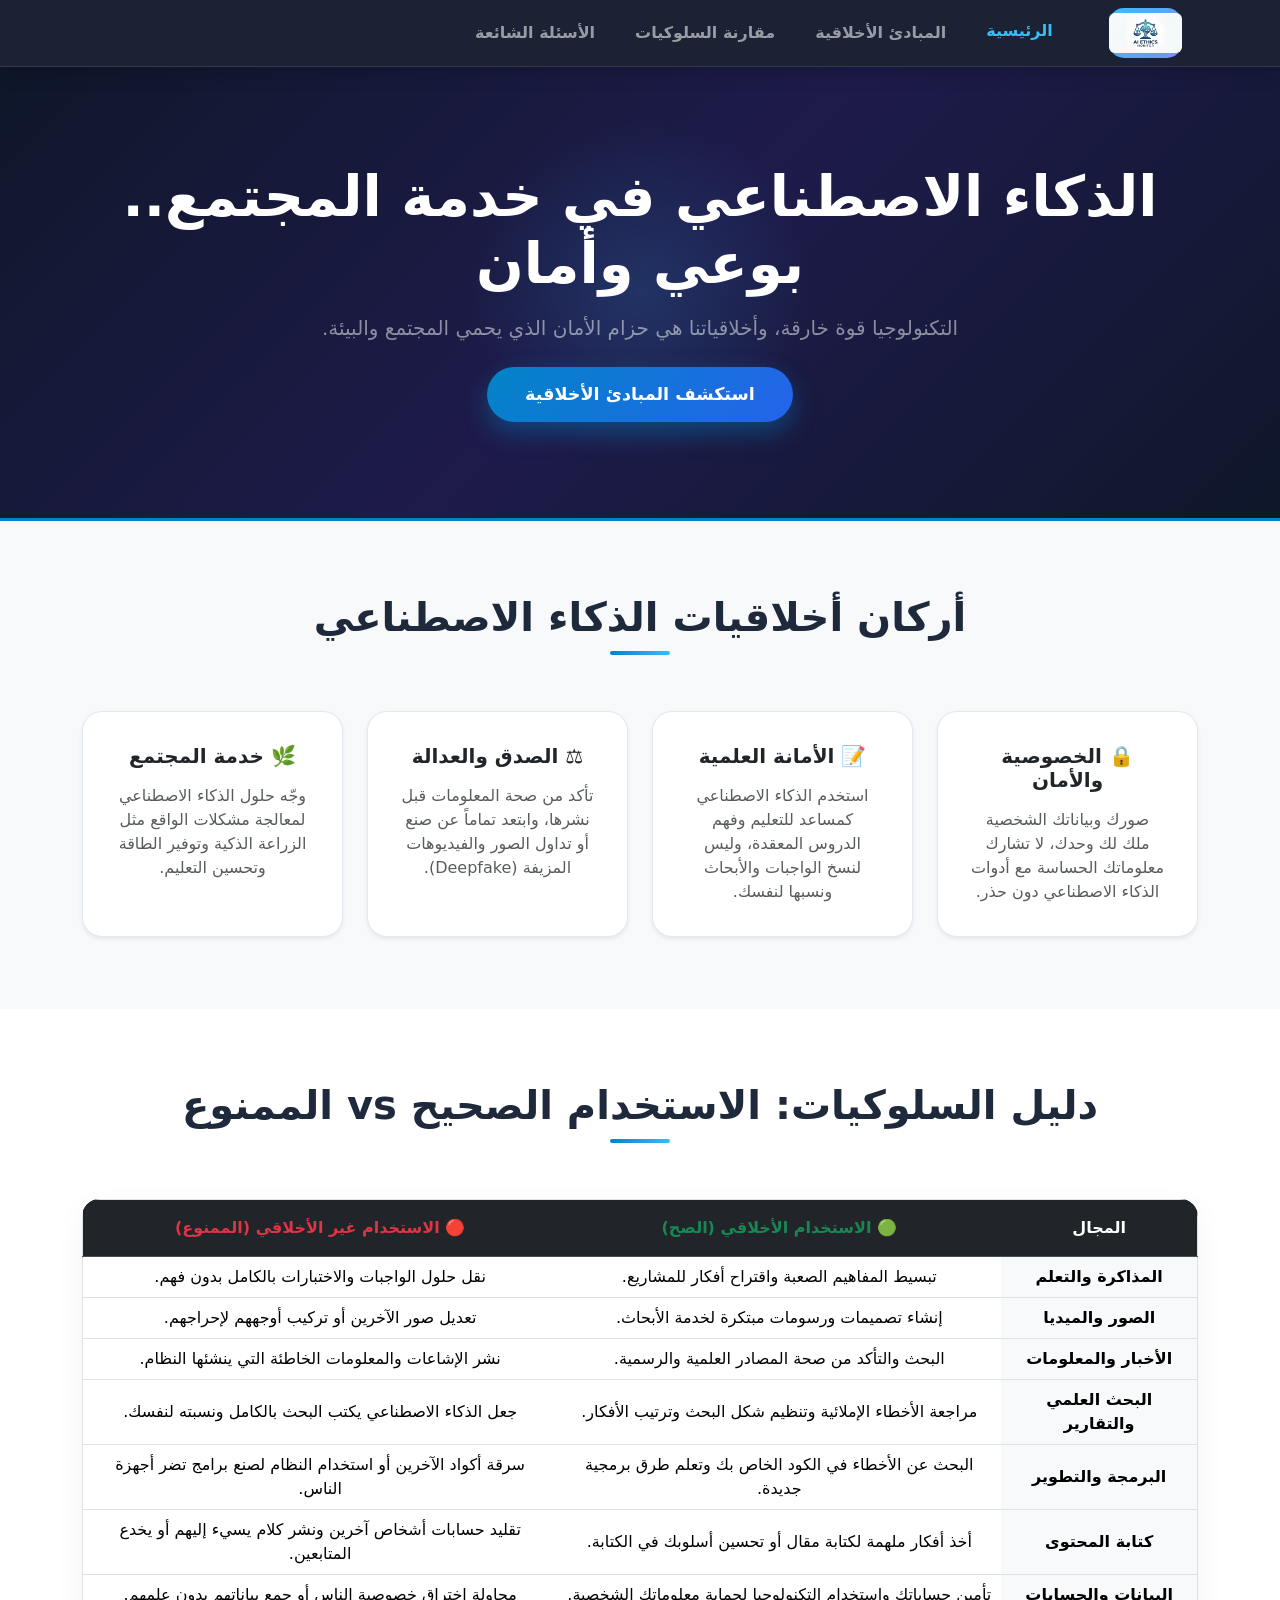
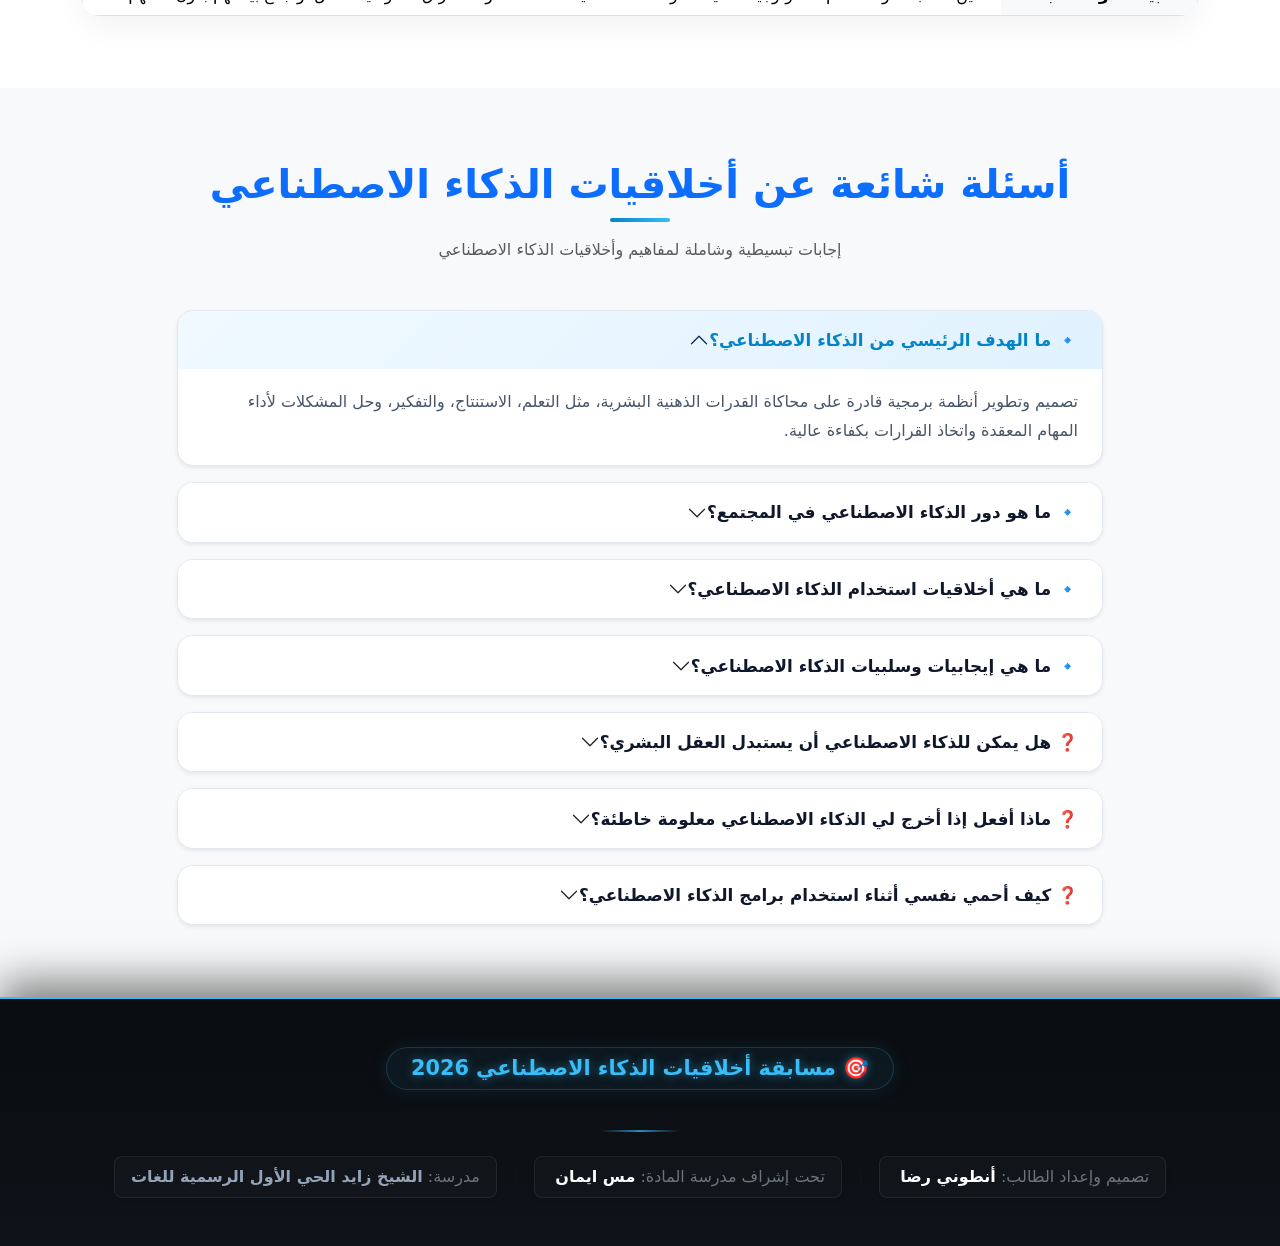
<file: index.html>
<!DOCTYPE html>
<html lang="ar" dir="rtl">
<head>
    <meta charset="UTF-8">
    <meta name="viewport" content="width=device-width, initial-scale=1.0">
    <title>مسابقة أخلاقيات الذكاء الاصطناعي - ذكاء بأخلاق</title>
    <link rel="stylesheet" href="css/bootstrap.min.css">
    <link rel="stylesheet" href="style.css">
    <link rel="stylesheet" href="https://cdnjs.cloudflare.com/ajax/libs/font-awesome/6.5.1/css/all.min.css">

    <link rel="icon" type="image/jpeg" href="img/1dabd346-ee70-464e-b8fa-806f057bb779.jpeg">

    <!-- Open Graph Meta Tags لمشاركة اللينك -->
    <meta property="og:type" content="website">
    <meta property="og:title" content="مسابقة أخلاقيات الذكاء الاصطناعي - ذكاء بأخلاق">
    <meta property="og:description" content="دليل المبادئ الأخلاقية للذكاء الاصطناعي - القواعد والأسس لضمان استخدام التكنولوجيا بشكل آمن ومسؤول.">
    <!-- استبدل YOUR-DOMAIN.netlify.app برابط موقعك الحقيقي بعد الرفع -->
    <meta property="og:image" content="https://YOUR-DOMAIN.netlify.app/img/1dabd346-ee70-464e-b8fa-806f057bb779.jpeg">
</head>
<body>

    <!-- 1. (Navbar) -->
<nav class="navbar navbar-expand-lg navbar-dark bg-dark sticky-top shadow">
    <div class="container">
        <!-- اللوجو مع اسم الموقع -->
        <a class="navbar-brand fw-bold d-flex align-items-center gap-2" href="#home">
            <img src="img/1dabd346-ee70-464e-b8fa-806f057bb779.jpeg" alt="شعار ذكاء بأخلاق" height="40" class="d-inline-block align-text-top rounded">
        </a>

        <button class="navbar-toggler border-0" type="button" data-bs-toggle="collapse" data-bs-target="#navbarNav">
            <span class="navbar-toggler-icon"></span>
        </button>

        <div class="collapse navbar-collapse" id="navbarNav">
            <ul class="navbar-nav ms-auto gap-2">
                <li class="nav-item"><a class="nav-link active px-3 rounded-pill" href="#home">الرئيسية</a></li>
                <li class="nav-item"><a class="nav-link px-3 rounded-pill" href="#principles">المبادئ الأخلاقية</a></li>
                <li class="nav-item"><a class="nav-link px-3 rounded-pill" href="#comparison">مقارنة السلوكيات</a></li>
                <li class="nav-item"><a class="nav-link px-3 rounded-pill" href="#faq">الأسئلة الشائعة</a></li>
            </ul>
        </div>
    </div>
</nav>

    <!-- 2. (Hero Section) -->
    <header id="home" class="bg-dark text-white text-center py-5">
        <div class="container py-5 position-relative" style="z-index: 2;">
            <h1 class="display-4 fw-bold mb-3 text-white">الذكاء الاصطناعي في خدمة المجتمع.. بوعي وأمان</h1>
            <p class="lead mb-4 text-white-50 mx-auto" style="max-width: 750px;">التكنولوجيا قوة خارقة، وأخلاقياتنا هي حزام الأمان الذي يحمي المجتمع والبيئة.</p>
            <a href="principles.html" class="shadow__btn">
                استكشف المبادئ الأخلاقية
            </a>
        </div>
    </header>

    <!-- 3. (Cards Section) -->
    <section id="principles" class="py-5 bg-light">
        <div class="container py-4">
            <div class="text-center mb-5">
                <h2 class="fw-bold display-6">أركان أخلاقيات الذكاء الاصطناعي</h2>
            </div>
            <div class="row g-4">
                <div class="col-md-3 col-sm-6">
                    <div class="card h-100 text-center shadow-sm border-0 p-3">
                        <div class="card-body">
                            <h5 class="card-title fw-bold mb-3">🔒 الخصوصية والأمان</h5>
                            <p class="card-text text-muted">صورك وبياناتك الشخصية ملك لك وحدك، لا تشارك معلوماتك الحساسة مع أدوات الذكاء الاصطناعي دون حذر.</p>
                        </div>
                    </div>
                </div>
                <div class="col-md-3 col-sm-6">
                    <div class="card h-100 text-center shadow-sm border-0 p-3">
                        <div class="card-body">
                            <h5 class="card-title fw-bold mb-3">📝 الأمانة العلمية</h5>
                            <p class="card-text text-muted">استخدم الذكاء الاصطناعي كمساعد للتعليم وفهم الدروس المعقدة، وليس لنسخ الواجبات والأبحاث ونسبها لنفسك.</p>
                        </div>
                    </div>
                </div>
                <div class="col-md-3 col-sm-6">
                    <div class="card h-100 text-center shadow-sm border-0 p-3">
                        <div class="card-body">
                            <h5 class="card-title fw-bold mb-3">⚖️ الصدق والعدالة</h5>
                            <p class="card-text text-muted">تأكد من صحة المعلومات قبل نشرها، وابتعد تماماً عن صنع أو تداول الصور والفيديوهات المزيفة (Deepfake).</p>
                        </div>
                    </div>
                </div>
                <div class="col-md-3 col-sm-6">
                    <div class="card h-100 text-center shadow-sm border-0 p-3">
                        <div class="card-body">
                            <h5 class="card-title fw-bold mb-3">🌿 خدمة المجتمع</h5>
                            <p class="card-text text-muted">وجّه حلول الذكاء الاصطناعي لمعالجة مشكلات الواقع مثل الزراعة الذكية وتوفير الطاقة وتحسين التعليم.</p>
                        </div>
                    </div>
                </div>
            </div>
        </div>
    </section>

    <!-- 4. (Dos & Don'ts Table) -->
    <section id="comparison" class="py-5 bg-white">
        <div class="container py-4">
            <div class="text-center mb-5">
                <h2 class="fw-bold display-6">دليل السلوكيات: الاستخدام الصحيح vs الممنوع</h2>
            </div>
            <div class="table-responsive">
                <table class="table table-hover align-middle border text-center mb-0">
                    <thead class="table-dark">
                        <tr>
                            <th class="py-3">المجال</th>
                            <th class="py-3 text-success">🟢 الاستخدام الأخلاقي (الصح)</th>
                            <th class="py-3 text-danger">🔴 الاستخدام غير الأخلاقي (الممنوع)</th>
                        </tr>
                    </thead>
                    <tbody class="fs-6">
                        <tr>
                            <td class="fw-bold bg-light">المذاكرة والتعلم</td>
                            <td>تبسيط المفاهيم الصعبة واقتراح أفكار للمشاريع.</td>
                            <td>نقل حلول الواجبات والاختبارات بالكامل بدون فهم.</td>
                        </tr>
                        <tr>
                            <td class="fw-bold bg-light">الصور والميديا</td>
                            <td>إنشاء تصميمات ورسومات مبتكرة لخدمة الأبحاث.</td>
                            <td>تعديل صور الآخرين أو تركيب أوجههم لإحراجهم.</td>
                        </tr>
                        <tr>
                            <td class="fw-bold bg-light">الأخبار والمعلومات</td>
                            <td>البحث والتأكد من صحة المصادر العلمية والرسمية.</td>
                            <td>نشر الإشاعات والمعلومات الخاطئة التي ينشئها النظام.</td>
                        </tr>
                        <tr>
                            <td class="fw-bold bg-light">البحث العلمي والتقارير</td>
                            <td>مراجعة الأخطاء الإملائية وتنظيم شكل البحث وترتيب الأفكار.</td>
                            <td>جعل الذكاء الاصطناعي يكتب البحث بالكامل ونسبته لنفسك.</td>
                        </tr>
                        <tr>
                            <td class="fw-bold bg-light">البرمجة والتطوير</td>
                            <td>البحث عن الأخطاء في الكود الخاص بك وتعلم طرق برمجية جديدة.</td>
                            <td>سرقة أكواد الآخرين أو استخدام النظام لصنع برامج تضر أجهزة الناس.</td>
                        </tr>
                        <tr>
                            <td class="fw-bold bg-light">كتابة المحتوى</td>
                            <td>أخذ أفكار ملهمة لكتابة مقال أو تحسين أسلوبك في الكتابة.</td>
                            <td>تقليد حسابات أشخاص آخرين ونشر كلام يسيء إليهم أو يخدع المتابعين.</td>
                        </tr>
                        <tr>
                            <td class="fw-bold bg-light">البيانات والحسابات</td>
                            <td>تأمين حساباتك واستخدام التكنولوجيا لحماية معلوماتك الشخصية.</td>
                            <td>محاولة اختراق خصوصية الناس أو جمع بياناتهم بدون علمهم.</td>
                        </tr>
                    </tbody>
                </table>
            </div>
        </div>
    </section>

    <!-- 5. (Accordion Section) -->
    <section id="faq" class="faq-section py-5 bg-light">
        <div class="container py-4">
            <div class="text-center mb-5">
                <h2 class="fw-bold text-primary display-6">أسئلة شائعة عن أخلاقيات الذكاء الاصطناعي</h2>
                <p class="text-muted mt-2">إجابات تبسيطية وشاملة لمفاهيم وأخلاقيات الذكاء الاصطناعي</p>
            </div>

            <div class="row justify-content-center">
                <div class="col-lg-10">
                    <div class="accordion faq-accordion d-flex flex-column gap-3" id="faqAccordion">
                        
                        <!-- السؤال الأول -->
                        <div class="accordion-item shadow-sm">
                            <h3 class="accordion-header" id="headingOne">
                                <button class="accordion-button fw-bold" type="button" data-bs-toggle="collapse" data-bs-target="#collapseOne" aria-expanded="true" aria-controls="collapseOne">
                                    🔹 ما الهدف الرئيسي من الذكاء الاصطناعي؟
                                </button>
                            </h3>
                            <div id="collapseOne" class="accordion-collapse collapse show" data-bs-parent="#faqAccordion">
                                <div class="accordion-body">
                                    تصميم وتطوير أنظمة برمجية قادرة على محاكاة القدرات الذهنية البشرية، مثل التعلم، الاستنتاج، والتفكير، وحل المشكلات لأداء المهام المعقدة واتخاذ القرارات بكفاءة عالية.
                                </div>
                            </div>
                        </div>

                        <!-- السؤال الثاني -->
                        <div class="accordion-item shadow-sm">
                            <h3 class="accordion-header" id="headingTwo">
                                <button class="accordion-button collapsed fw-bold" type="button" data-bs-toggle="collapse" data-bs-target="#collapseTwo">
                                    🔹 ما هو دور الذكاء الاصطناعي في المجتمع؟
                                </button>
                            </h3>
                            <div id="collapseTwo" class="accordion-collapse collapse" data-bs-parent="#faqAccordion">
                                <div class="accordion-body">
                                    يساهم الذكاء الاصطناعي في تطوير وتحسين مجالات عديدة في حياتنا، مثل:
                                    <ul class="mt-2 mb-0">
                                        <li><strong>التعليم:</strong> تقديم وسائل تعليمية تفاعلية وتجربة تعلم مخصصة لكل طالب.</li>
                                        <li><strong>الطب والرعاية الصحية:</strong> المساعدة في التشخيص المبكر للأمراض وتحليل الصور الطبية.</li>
                                        <li><strong>الخدمات والصناعة:</strong> أتمتة الأعمال التكرارية وتحسين سرعة ودقة الإنتاج.</li>
                                    </ul>
                                </div>
                            </div>
                        </div>

                        <!-- السؤال الثالث -->
                        <div class="accordion-item shadow-sm">
                            <h3 class="accordion-header" id="headingThree">
                                <button class="accordion-button collapsed fw-bold" type="button" data-bs-toggle="collapse" data-bs-target="#collapseThree">
                                    🔹 ما هي أخلاقيات استخدام الذكاء الاصطناعي؟
                                </button>
                            </h3>
                            <div id="collapseThree" class="accordion-collapse collapse" data-bs-parent="#faqAccordion">
                                <div class="accordion-body">
                                    هي المبادئ والقواعد التي تضمن استخدام التكنولوجيا بشكل آمن ومسؤول، وأهمها:
                                    <ul class="mt-2 mb-0">
                                        <li><strong>الخصوصية:</strong> حماية بيانات المستخدمين وعدم مشاركتها دون إذن.</li>
                                        <li><strong>العدالة وعدم التحيز:</strong> تقديم نتائج عادلة لجميع الفئات دون تمييز.</li>
                                        <li><strong>الشفافية والمسؤولية:</strong> وضوح طريقة عمل النظام وتحديد المسؤول عن أخطائه.</li>
                                        <li><strong>الأمانة العلمية:</strong> مراعاة الحقيقة وتجنب نشر المعلومات الخاطئة.</li>
                                    </ul>
                                </div>
                            </div>
                        </div>

                        <!-- السؤال الرابع -->
                        <div class="accordion-item shadow-sm">
                            <h3 class="accordion-header" id="headingFour">
                                <button class="accordion-button collapsed fw-bold" type="button" data-bs-toggle="collapse" data-bs-target="#collapseFour">
                                    🔹 ما هي إيجابيات وسلبيات الذكاء الاصطناعي؟
                                </button>
                            </h3>
                            <div id="collapseFour" class="accordion-collapse collapse" data-bs-parent="#faqAccordion">
                                <div class="accordion-body">
                                    <p class="mb-2"><strong>الإيجابيات:</strong> السرعة والدقة العالية، معالجة كميات ضخمة من البيانات، وتوفير الوقت والجهد في المهام التكرارية.</p>
                                    <p class="mb-0"><strong>السلبيات:</strong> احتمال الاعتماد المفرط عليه مما يقلل التفكير الإبداعي، مخاطر انتهاك الخصوصية، والتأثير على بعض الوظائف التقليدية.</p>
                                </div>
                            </div>
                        </div>

                        <!-- السؤال الخامس -->
                        <div class="accordion-item shadow-sm">
                            <h3 class="accordion-header" id="headingFive">
                                <button class="accordion-button collapsed fw-bold" type="button" data-bs-toggle="collapse" data-bs-target="#collapseFive">
                                    ❓ هل يمكن للذكاء الاصطناعي أن يستبدل العقل البشري؟
                                </button>
                            </h3>
                            <div id="collapseFive" class="accordion-collapse collapse" data-bs-parent="#faqAccordion">
                                <div class="accordion-body">
                                    لا، الذكاء الاصطناعي مجرد أداة تعتمد على البيانات، بينما العقل البشري يمتلك الإبداع والأخلاق والضمير.
                                </div>
                            </div>
                        </div>

                        <!-- السؤال السادس -->
                        <div class="accordion-item shadow-sm">
                            <h3 class="accordion-header" id="headingSix">
                                <button class="accordion-button collapsed fw-bold" type="button" data-bs-toggle="collapse" data-bs-target="#collapseSix">
                                    ❓ ماذا أفعل إذا أخرج لي الذكاء الاصطناعي معلومة خاطئة؟
                                </button>
                            </h3>
                            <div id="collapseSix" class="accordion-collapse collapse" data-bs-parent="#faqAccordion">
                                <div class="accordion-body">
                                    يجب عليك مراجعة المصادر والكتب المدرسية لتصحيح المعلومة فوراً وعدم تداولها.
                                </div>
                            </div>
                        </div>

                        <!-- السؤال السابع -->
                        <div class="accordion-item shadow-sm">
                            <h3 class="accordion-header" id="headingSeven">
                                <button class="accordion-button collapsed fw-bold" type="button" data-bs-toggle="collapse" data-bs-target="#collapseSeven">
                                    ❓ كيف أحمي نفسي أثناء استخدام برامج الذكاء الاصطناعي؟
                                </button>
                            </h3>
                            <div id="collapseSeven" class="accordion-collapse collapse" data-bs-parent="#faqAccordion">
                                <div class="accordion-body">
                                    تجنب إدخال اسمك الكامل، عنوانك، أرقامك السرية، أو صورك الخاصة داخل أي منصة ذكاء اصطناعي.
                                </div>
                            </div>
                        </div>

                    </div>
                </div>
            </div>
        </div>
    </section>

    <!-- 6. تذييل الصفحة (Footer) -->
    <footer class="text-white text-center py-5" style="position: relative; z-index: 10; background: linear-gradient(180deg, #090c10 0%, #0f1319 100%); border-top: 2px solid #38bdf8; box-shadow: 0 -15px 40px rgba(0, 0, 0, 0.5); backdrop-filter: blur(10px);">
        <div class="container">
            <div class="mb-4 d-inline-block px-4 py-2 rounded-pill" style="background: rgba(56, 189, 248, 0.06); border: 1px solid rgba(56, 189, 248, 0.2); box-shadow: 0 0 20px rgba(56, 189, 248, 0.1);">
                <h5 class="mb-0 fw-bold text-uppercase tracking-wide" style="color: #38bdf8; text-shadow: 0 0 10px rgba(56, 189, 248, 0.5); font-size: 1.3rem;">
                    🎯 مسابقة أخلاقيات الذكاء الاصطناعي 2026
                </h5>
            </div>
            
            <div class="mx-auto my-3" style="width: 80px; height: 2px; background: linear-gradient(90deg, transparent, #38bdf8, transparent); opacity: 0.7;"></div>
            
            <div class="d-flex flex-wrap justify-content-center align-items-center gap-3 mt-4">
                
                <div class="px-3 py-2 rounded-3 shadow-sm text-secondary fs-6" style="background: rgba(255, 255, 255, 0.02); border: 1px solid rgba(255, 255, 255, 0.07);">
                    تصميم وإعداد الطالب: <strong class="text-white ms-1 fw-bold" style="color: #ffffff;">أنطوني رضا</strong>
                </div>

                <span class="d-none d-md-inline text-muted opacity-25">|</span>

                <div class="px-3 py-2 rounded-3 shadow-sm text-secondary fs-6" style="background: rgba(255, 255, 255, 0.02); border: 1px solid rgba(255, 255, 255, 0.07);">
                    تحت إشراف مدرسة المادة: <strong class="text-white ms-1 fw-bold" style="color: #ffffff;">مس ايمان</strong>
                </div>

                <span class="d-none d-md-inline text-muted opacity-25">|</span>

                <div class="px-3 py-2 rounded-3 shadow-sm text-secondary fs-6" style="background: rgba(255, 255, 255, 0.02); border: 1px solid rgba(255, 255, 255, 0.07);">
                    مدرسة: <span class="fw-semibold" style="color: #94a3b8;">الشيخ زايد الحي الأول الرسمية للغات</span>
                </div>
                
            </div>
        </div>
    </footer>

    <!-- ملف Bootstrap JS المحلي -->
    <script src="js/bootstrap.bundle.min.js"></script>
</body>
</html>
</file>
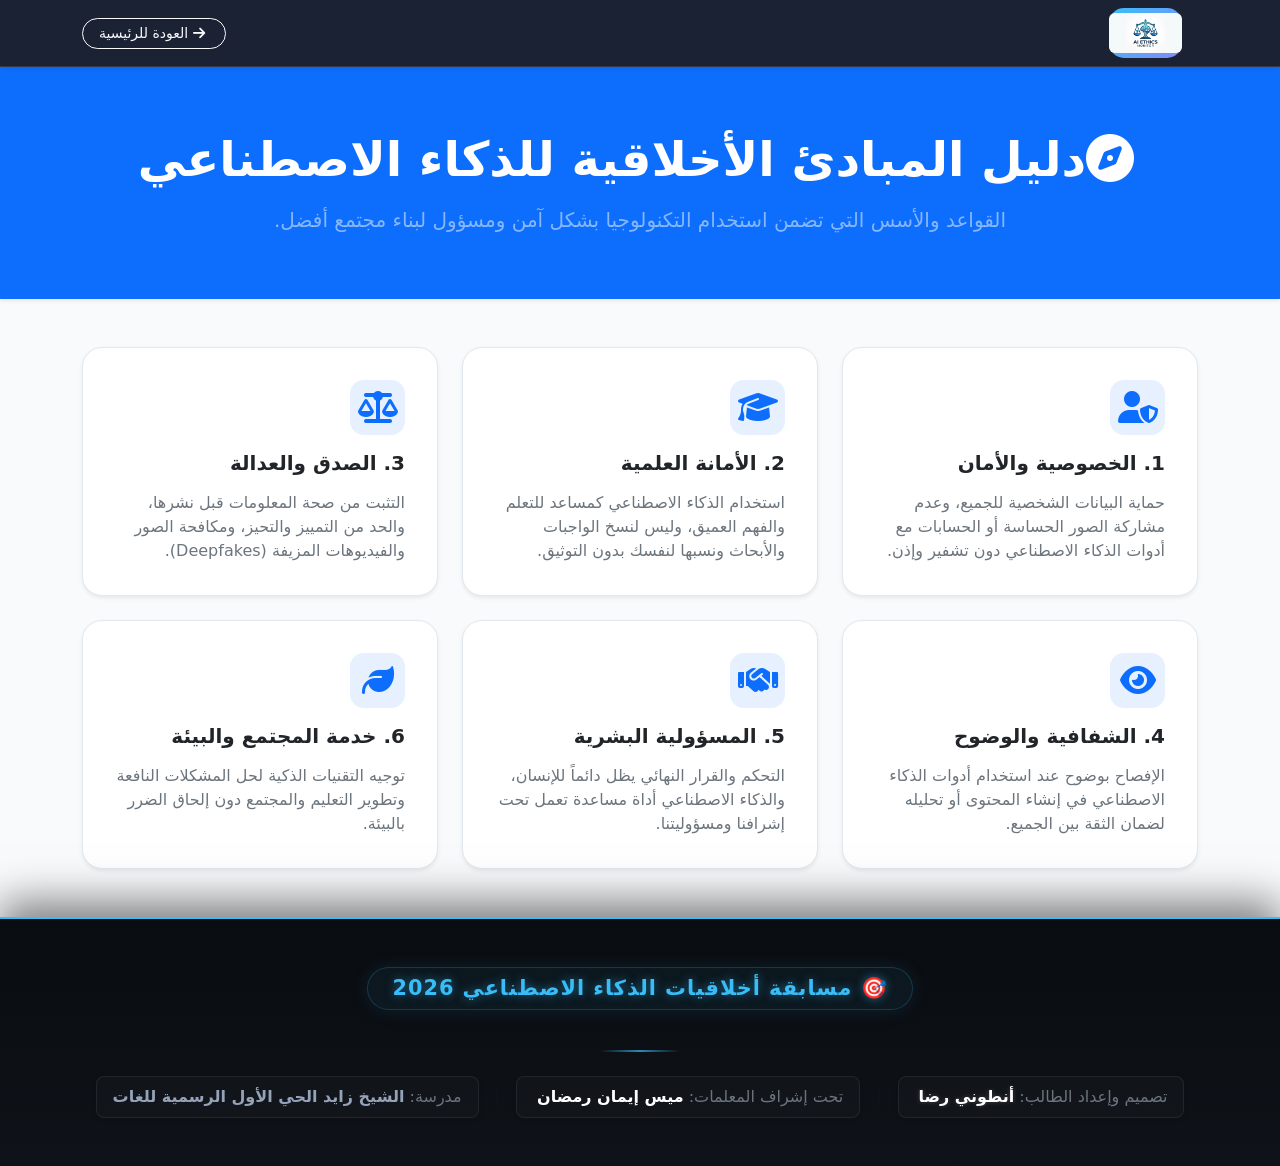
<file: principles.html>
<!DOCTYPE html>
<html lang="ar" dir="rtl">
<head>
    <meta charset="UTF-8">
    <meta name="viewport" content="width=device-width, initial-scale=1.0">
    <title>مسابقة أخلاقيات الذكاء الاصطناعي - ذكاء بأخلاق</title>
    <link rel="stylesheet" href="css/bootstrap.min.css">
    <link rel="stylesheet" href="style.css">
    <link rel="stylesheet" href="https://cdnjs.cloudflare.com/ajax/libs/font-awesome/6.5.1/css/all.min.css">

    <link rel="icon" type="image/jpeg" href="img/1dabd346-ee70-464e-b8fa-806f057bb779.jpeg">

    <!-- Open Graph Meta Tags لمشاركة اللينك -->
    <meta property="og:type" content="website">
    <meta property="og:title" content="مسابقة أخلاقيات الذكاء الاصطناعي - ذكاء بأخلاق">
    <meta property="og:description" content="دليل المبادئ الأخلاقية للذكاء الاصطناعي - القواعد والأسس لضمان استخدام التكنولوجيا بشكل آمن ومسؤول.">
    <!-- استبدل YOUR-DOMAIN.netlify.app برابط موقعك الحقيقي بعد الرفع -->
    <meta property="og:image" content="https://YOUR-DOMAIN.netlify.app/img/1dabd346-ee70-464e-b8fa-806f057bb779.jpeg">
    
    <style>
        .card-hover {
            transition: transform 0.3s ease, box-shadow 0.3s ease;
        }
        .card-hover:hover {
            transform: translateY(-6px);
            box-shadow: 0 12px 24px rgba(0, 0, 0, 0.1) !important;
        }
        .icon-box {
            width: 55px;
            height: 55px;
            border-radius: 14px;
            background-color: rgba(13, 110, 253, 0.1);
            display: flex;
            align-items: center;
            justify-content: center;
        }
    </style>
</head>
<body class="d-flex flex-column min-vh-100">

    <!-- Navbar -->
    <nav class="navbar navbar-expand-lg navbar-dark bg-dark shadow-sm sticky-top">
        <div class="container">
            <a class="navbar-brand fw-bold d-flex align-items-center gap-2" href="index.html">
                <img src="img/1dabd346-ee70-464e-b8fa-806f057bb779.jpeg" alt="شعار ذكاء بأخلاق" height="40" class="d-inline-block align-text-top rounded">
            </a>
            <a href="index.html" class="btn btn-outline-light btn-sm rounded-pill px-3 ms-auto ms-lg-0">
                <i class="fa-solid fa-arrow-right me-1"></i> العودة للرئيسية
            </a>
        </div>
    </nav>

    <!-- Header -->
    <header class="bg-primary text-white text-center py-5 shadow-sm">
        <div class="container py-3">
            <h1 class="display-5 fw-bold mb-3">
                <i class="fa-solid fa-compass me-2"></i>دليل المبادئ الأخلاقية للذكاء الاصطناعي
            </h1>
            <p class="lead mb-0 text-white-50">
                القواعد والأسس التي تضمن استخدام التكنولوجيا بشكل آمن ومسؤول لبناء مجتمع أفضل.
            </p>
        </div>
    </header>

    <!-- Main Content -->
    <main class="container my-5 flex-grow-1">
        <div class="row g-4">
            
            <!-- Card 1 -->
            <div class="col-12 col-md-6 col-lg-4">
                <div class="card h-100 shadow-sm border-0 rounded-4 p-3 card-hover">
                    <div class="card-body">
                        <div class="icon-box text-primary fs-2 mb-3">
                            <i class="fa-solid fa-user-shield"></i>
                        </div>
                        <h5 class="card-title fw-bold mb-3">1. الخصوصية والأمان</h5>
                        <p class="card-text text-secondary">
                            حماية البيانات الشخصية للجميع، وعدم مشاركة الصور الحساسة أو الحسابات مع أدوات الذكاء الاصطناعي دون تشفير وإذن.
                        </p>
                    </div>
                </div>
            </div>

            <!-- Card 2 -->
            <div class="col-12 col-md-6 col-lg-4">
                <div class="card h-100 shadow-sm border-0 rounded-4 p-3 card-hover">
                    <div class="card-body">
                        <div class="icon-box text-primary fs-2 mb-3">
                            <i class="fa-solid fa-graduation-cap"></i>
                        </div>
                        <h5 class="card-title fw-bold mb-3">2. الأمانة العلمية</h5>
                        <p class="card-text text-secondary">
                            استخدام الذكاء الاصطناعي كمساعد للتعلم والفهم العميق، وليس لنسخ الواجبات والأبحاث ونسبها لنفسك بدون التوثيق.
                        </p>
                    </div>
                </div>
            </div>

            <!-- Card 3 -->
            <div class="col-12 col-md-6 col-lg-4">
                <div class="card h-100 shadow-sm border-0 rounded-4 p-3 card-hover">
                    <div class="card-body">
                        <div class="icon-box text-primary fs-2 mb-3">
                            <i class="fa-solid fa-scale-balanced"></i>
                        </div>
                        <h5 class="card-title fw-bold mb-3">3. الصدق والعدالة</h5>
                        <p class="card-text text-secondary">
                            التثبت من صحة المعلومات قبل نشرها، والحد من التمييز والتحيز، ومكافحة الصور والفيديوهات المزيفة (Deepfakes).
                        </p>
                    </div>
                </div>
            </div>

            <!-- Card 4 -->
            <div class="col-12 col-md-6 col-lg-4">
                <div class="card h-100 shadow-sm border-0 rounded-4 p-3 card-hover">
                    <div class="card-body">
                        <div class="icon-box text-primary fs-2 mb-3">
                            <i class="fa-solid fa-eye"></i>
                        </div>
                        <h5 class="card-title fw-bold mb-3">4. الشفافية والوضوح</h5>
                        <p class="card-text text-secondary">
                            الإفصاح بوضوح عند استخدام أدوات الذكاء الاصطناعي في إنشاء المحتوى أو تحليله لضمان الثقة بين الجميع.
                        </p>
                    </div>
                </div>
            </div>

            <!-- Card 5 -->
            <div class="col-12 col-md-6 col-lg-4">
                <div class="card h-100 shadow-sm border-0 rounded-4 p-3 card-hover">
                    <div class="card-body">
                        <div class="icon-box text-primary fs-2 mb-3">
                            <i class="fa-solid fa-handshake"></i>
                        </div>
                        <h5 class="card-title fw-bold mb-3">5. المسؤولية البشرية</h5>
                        <p class="card-text text-secondary">
                            التحكم والقرار النهائي يظل دائماً للإنسان، والذكاء الاصطناعي أداة مساعدة تعمل تحت إشرافنا ومسؤوليتنا.
                        </p>
                    </div>
                </div>
            </div>

            <!-- Card 6 -->
            <div class="col-12 col-md-6 col-lg-4">
                <div class="card h-100 shadow-sm border-0 rounded-4 p-3 card-hover">
                    <div class="card-body">
                        <div class="icon-box text-primary fs-2 mb-3">
                            <i class="fa-solid fa-leaf"></i>
                        </div>
                        <h5 class="card-title fw-bold mb-3">6. خدمة المجتمع والبيئة</h5>
                        <p class="card-text text-secondary">
                            توجيه التقنيات الذكية لحل المشكلات النافعة وتطوير التعليم والمجتمع دون إلحاق الضرر بالبيئة.
                        </p>
                    </div>
                </div>
            </div>

        </div>
    </main>

    <!-- Footer -->
    <footer class="text-white text-center py-5 mt-auto" style="position: relative; z-index: 10; background: linear-gradient(180deg, #090c10 0%, #0f1319 100%); border-top: 2px solid #38bdf8; box-shadow: 0 -15px 40px rgba(0, 0, 0, 0.5); backdrop-filter: blur(10px);">
        <div class="container">
            <div class="mb-4 d-inline-block px-4 py-2 rounded-pill" style="background: rgba(56, 189, 248, 0.06); border: 1px solid rgba(56, 189, 248, 0.2); box-shadow: 0 0 20px rgba(56, 189, 248, 0.1);">
                <h5 class="mb-0 fw-bold text-uppercase tracking-wide" style="color: #38bdf8; text-shadow: 0 0 10px rgba(56, 189, 248, 0.5); font-size: 1.3rem; letter-spacing: 1px;">
                    🎯 مسابقة أخلاقيات الذكاء الاصطناعي 2026
                </h5>
            </div>
            
            <div class="mx-auto my-3" style="width: 80px; height: 2px; background: linear-gradient(90deg, transparent, #38bdf8, transparent); opacity: 0.7;"></div>
            
            <div class="d-flex flex-wrap justify-content-center align-items-center gap-3 mt-4">
                <div class="px-3 py-2 rounded-3 shadow-sm text-secondary fs-6" style="background: rgba(255, 255, 255, 0.02); border: 1px solid rgba(255, 255, 255, 0.07);">
                    تصميم وإعداد الطالب: <strong class="text-white ms-1 fw-bold" style="text-shadow: 0 0 5px rgba(255,255,255,0.2);">أنطوني رضا</strong>
                </div>

                <span class="d-none d-md-inline text-muted opacity-25">|</span>

                <div class="px-3 py-2 rounded-3 shadow-sm text-secondary fs-6" style="background: rgba(255, 255, 255, 0.02); border: 1px solid rgba(255, 255, 255, 0.07);">
                    تحت إشراف المعلمات: <strong class="text-white ms-1 fw-bold">ميس إيمان رمضان</strong>
                </div>

                <span class="d-none d-md-inline text-muted opacity-25">|</span>

                <div class="px-3 py-2 rounded-3 shadow-sm text-secondary fs-6" style="background: rgba(255, 255, 255, 0.02); border: 1px solid rgba(255, 255, 255, 0.07);">
                    مدرسة: <span class="fw-semibold" style="color: #94a3b8;">الشيخ زايد الحي الأول الرسمية للغات</span>
                </div>
            </div>
        </div>
    </footer>

    <!-- JS Bundle -->
    <script src="https://cdn.jsdelivr.net/npm/bootstrap@5.3.3/dist/js/bootstrap.bundle.min.js"></script>
</body>
</html>
</file>
<file: style.css>
body {
    font-family: 'Cairo', system-ui, -apple-system, sans-serif;
    background-color: #f8fafc;
    color: #1e293b;
    overflow-x: hidden;
}

/* شريط التنقل الزجاجي */
.navbar {
    background-color: rgba(15, 23, 42, 0.95) !important;
    backdrop-filter: blur(12px);
    border-bottom: 1px solid rgba(255, 255, 255, 0.1);
}

.navbar-brand {
    font-size: 1.35rem;
    background: linear-gradient(135deg, #38bdf8, #818cf8);
    -background-clip: text;
    -text-fill-color: transparent;
    border-radius: 15px;
}

.nav-link {
    font-weight: 600;
    transition: all 0.3s ease;
}

.nav-link:hover, .nav-link.active {
    color: #38bdf8 !important;
    transform: translateY(-2px);
}

/* الهيدر الرئيسي مع خلفية مضاءة */
#home {
    background: linear-gradient(135deg, #0f172a 0%, #1e1b4b 50%, #0f172a 100%) !important;
    position: relative;
    overflow: hidden;
    border-bottom: 3px solid #0284c7;
}

#home::before {
    content: '';
    position: absolute;
    top: 50%;
    left: 50%;
    transform: translate(-50%, -50%);
    width: 350px;
    height: 350px;
    background: radial-gradient(circle, rgba(56, 189, 248, 0.15) 0%, transparent 70%);
    pointer-events: none;
}

/* زر استكشف المبادئ الجذاب (shadow__btn) */
.shadow__btn {
    display: inline-block;
    padding: 14px 38px;
    border: none;
    font-size: 1.1rem;
    color: #ffffff !important;
    border-radius: 50px;
    font-weight: 700;
    text-decoration: none;
    transition: all 0.35s ease;
    box-shadow: 0 10px 25px rgba(2, 132, 199, 0.4);
    background: linear-gradient(135deg, #0284c7 0%, #2563eb 100%);
}

.shadow__btn:hover {
    transform: translateY(-4px) scale(1.03);
    box-shadow: 0 15px 35px rgba(2, 132, 199, 0.6);
    background: linear-gradient(135deg, #0369a1 0%, #1d4ed8 100%);
}

/* عناوين الأقسام */
section h2 {
    position: relative;
    display: inline-block;
}

section h2::after {
    content: '';
    display: block;
    width: 60px;
    height: 4px;
    background: linear-gradient(90deg, #0284c7, #38bdf8);
    border-radius: 2px;
    margin: 10px auto 0;
}

/* كروت المبادئ الأخلاقية */
.card {
    border-radius: 20px !important;
    transition: all 0.35s cubic-bezier(0.175, 0.885, 0.32, 1.275);
    background: #ffffff;
    border: 1px solid #e2e8f0 !important;
}

.card:hover {
    transform: translateY(-8px);
    box-shadow: 0 20px 30px rgba(2, 132, 199, 0.12) !important;
    border-color: #38bdf8 !important;
}

/* جدول مقارنة السلوكيات */
.table-responsive {
    border-radius: 18px;
    overflow: hidden;
    box-shadow: 0 10px 30px rgba(0, 0, 0, 0.05);
}

.table thead {
    background: linear-gradient(135deg, #0f172a, #1e293b) !important;
}

.table tbody tr {
    transition: all 0.2s ease;
}

.table tbody tr:hover {
    background-color: rgba(56, 189, 248, 0.06) !important;
}

/* الأسئلة الشائعة (Accordion) */
.accordion-item {
    border: 1px solid #e2e8f0 !important;
    border-radius: 16px !important;
    overflow: hidden;
    transition: all 0.3s ease;
}

.accordion-item:hover {
    border-color: #38bdf8 !important;
    box-shadow: 0 8px 20px rgba(56, 189, 248, 0.08) !important;
}

.accordion-button {
    font-size: 1.05rem;
    padding: 1.2rem 1.5rem;
    background-color: #ffffff;
    color: #0f172a;
}

.accordion-button:not(.collapsed) {
    background: linear-gradient(135deg, #f0f9ff, #e0f2fe) !important;
    color: #0284c7 !important;
    box-shadow: none;
}

.accordion-body {
    padding: 1.2rem 1.5rem;
    line-height: 1.8;
    color: #475569;
}
</file>
